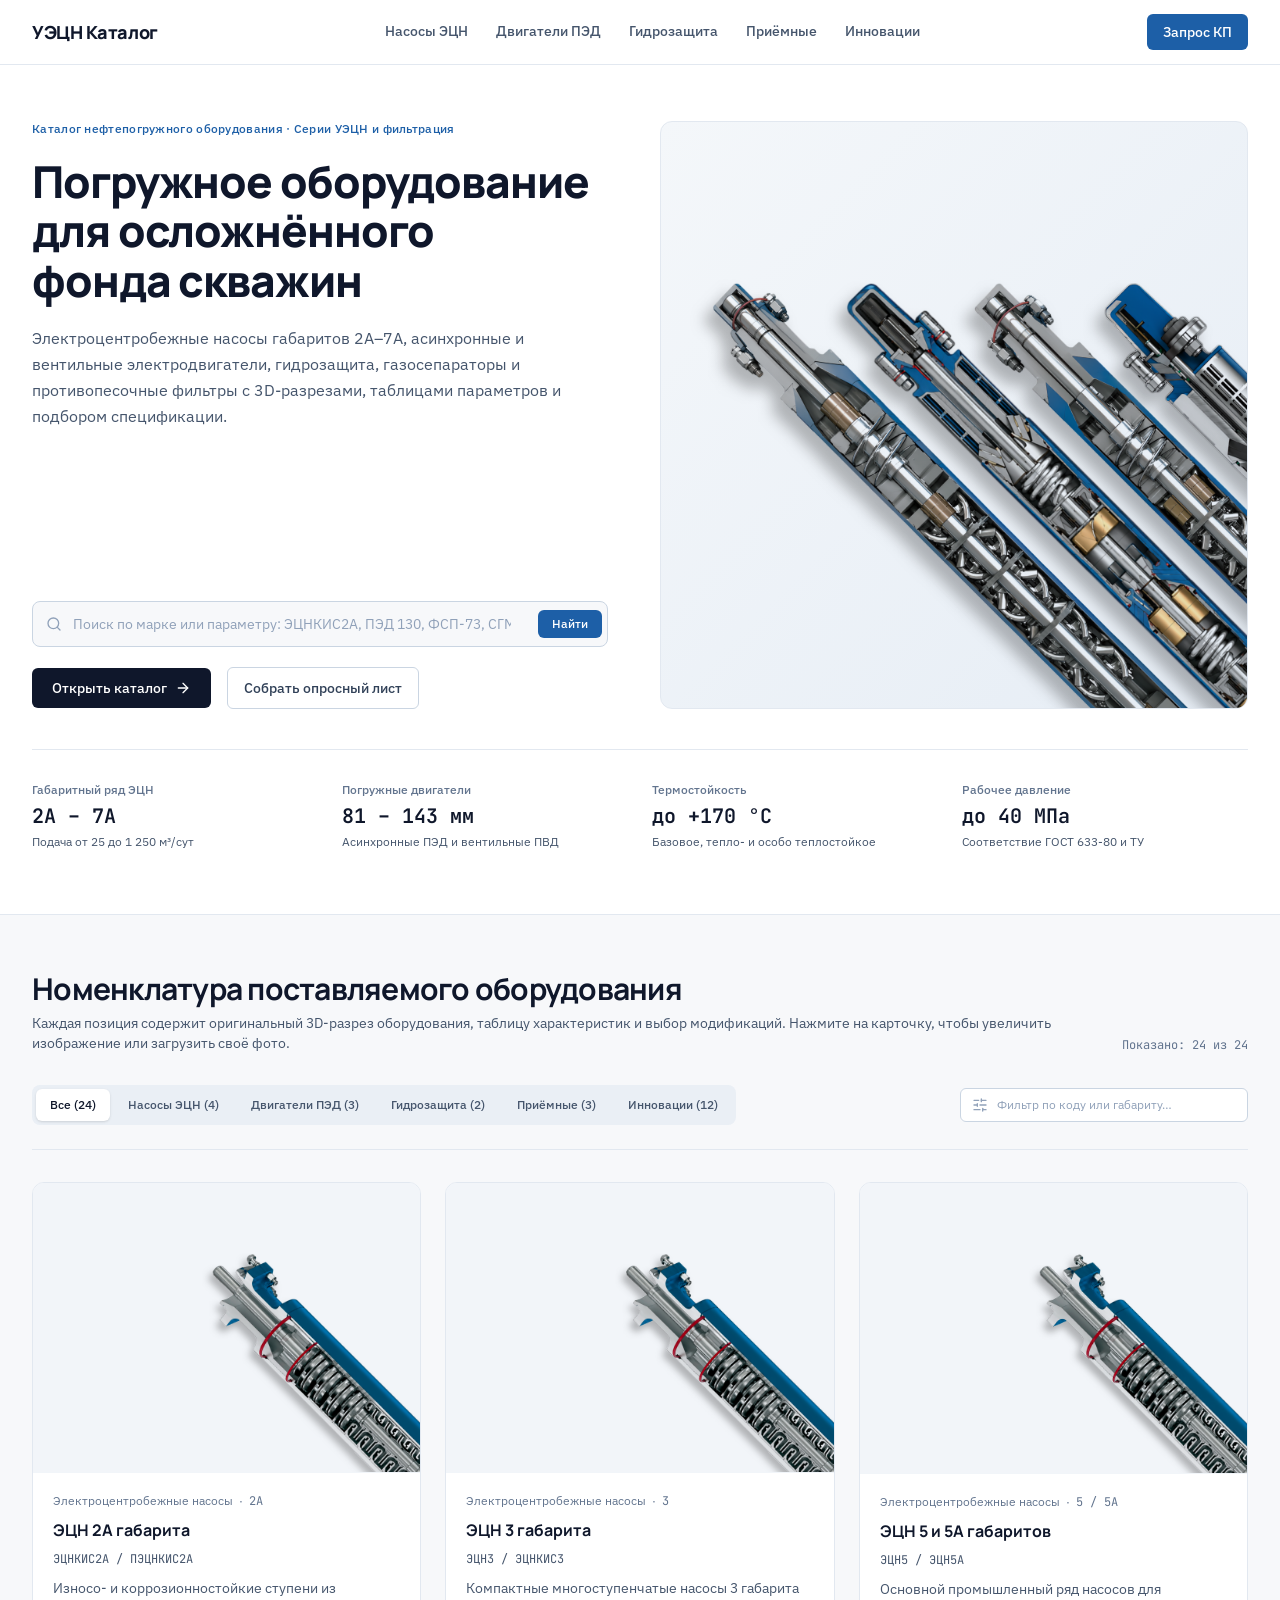
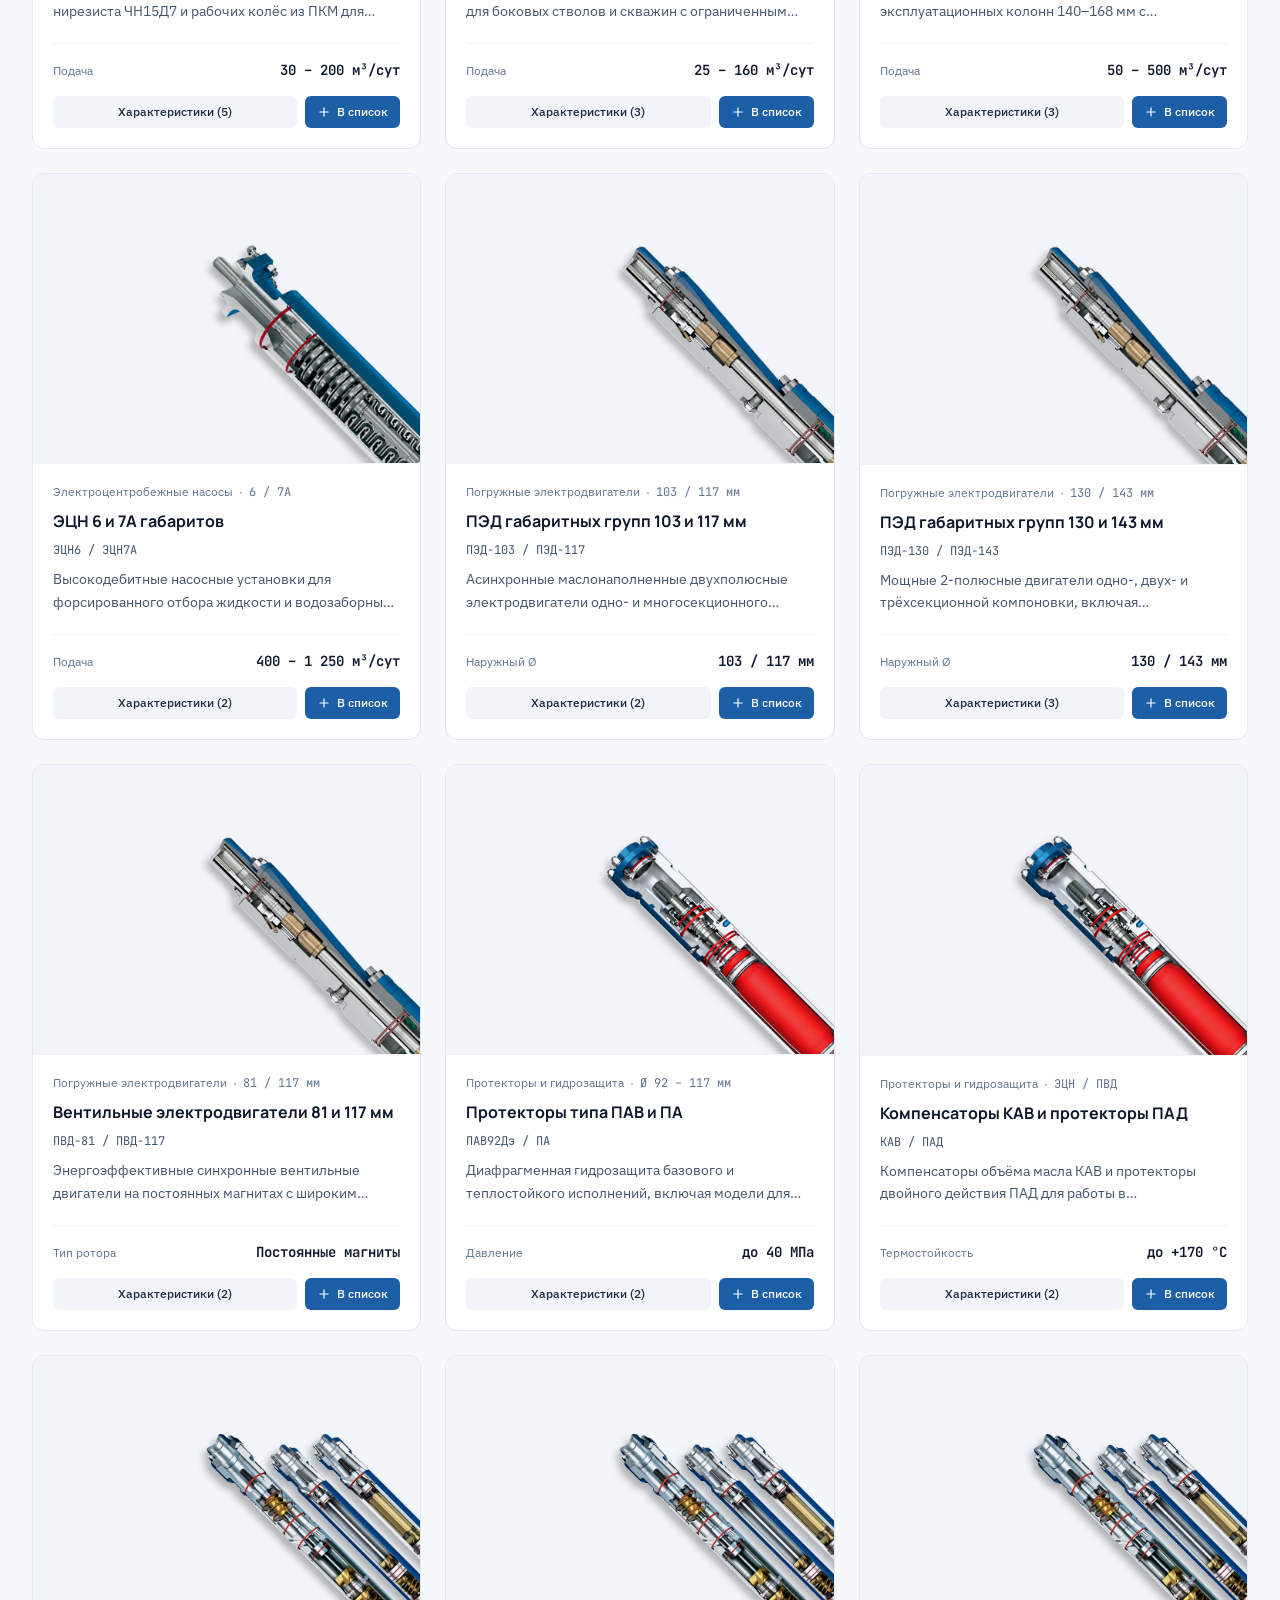
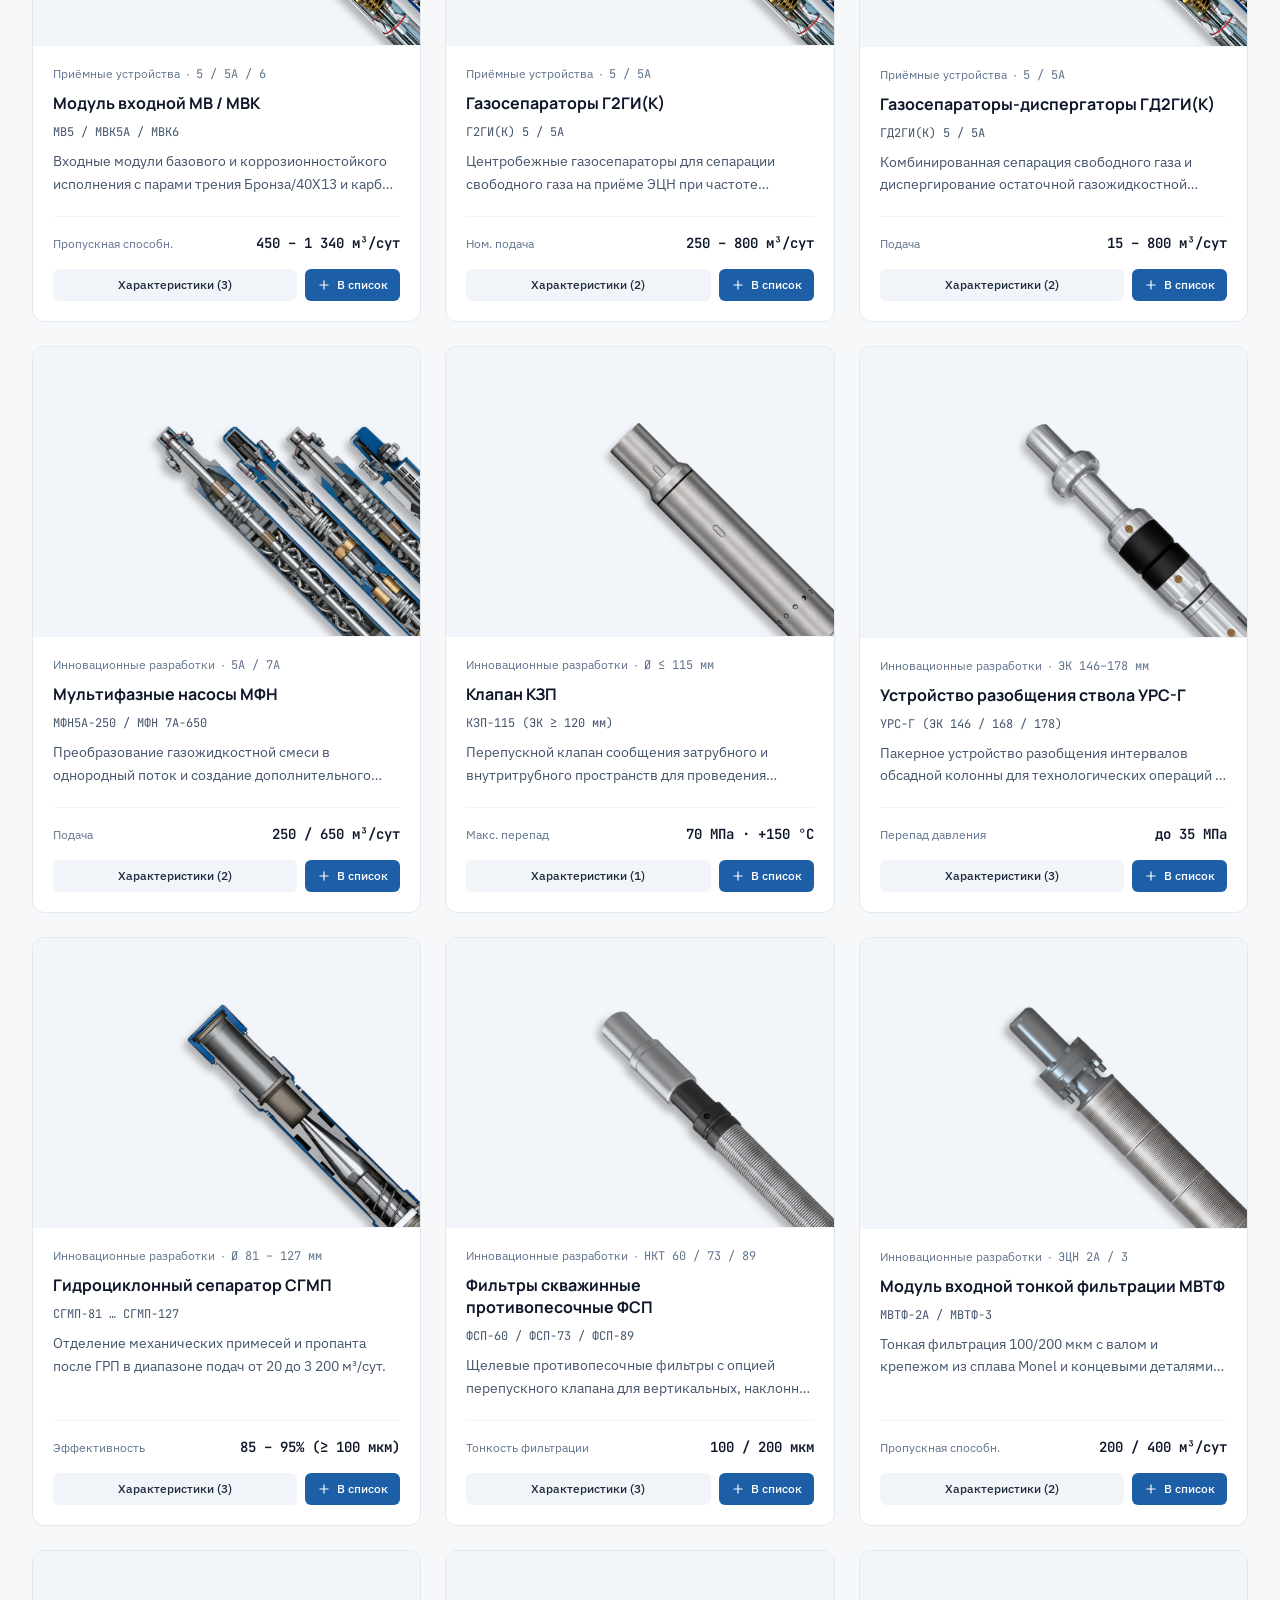
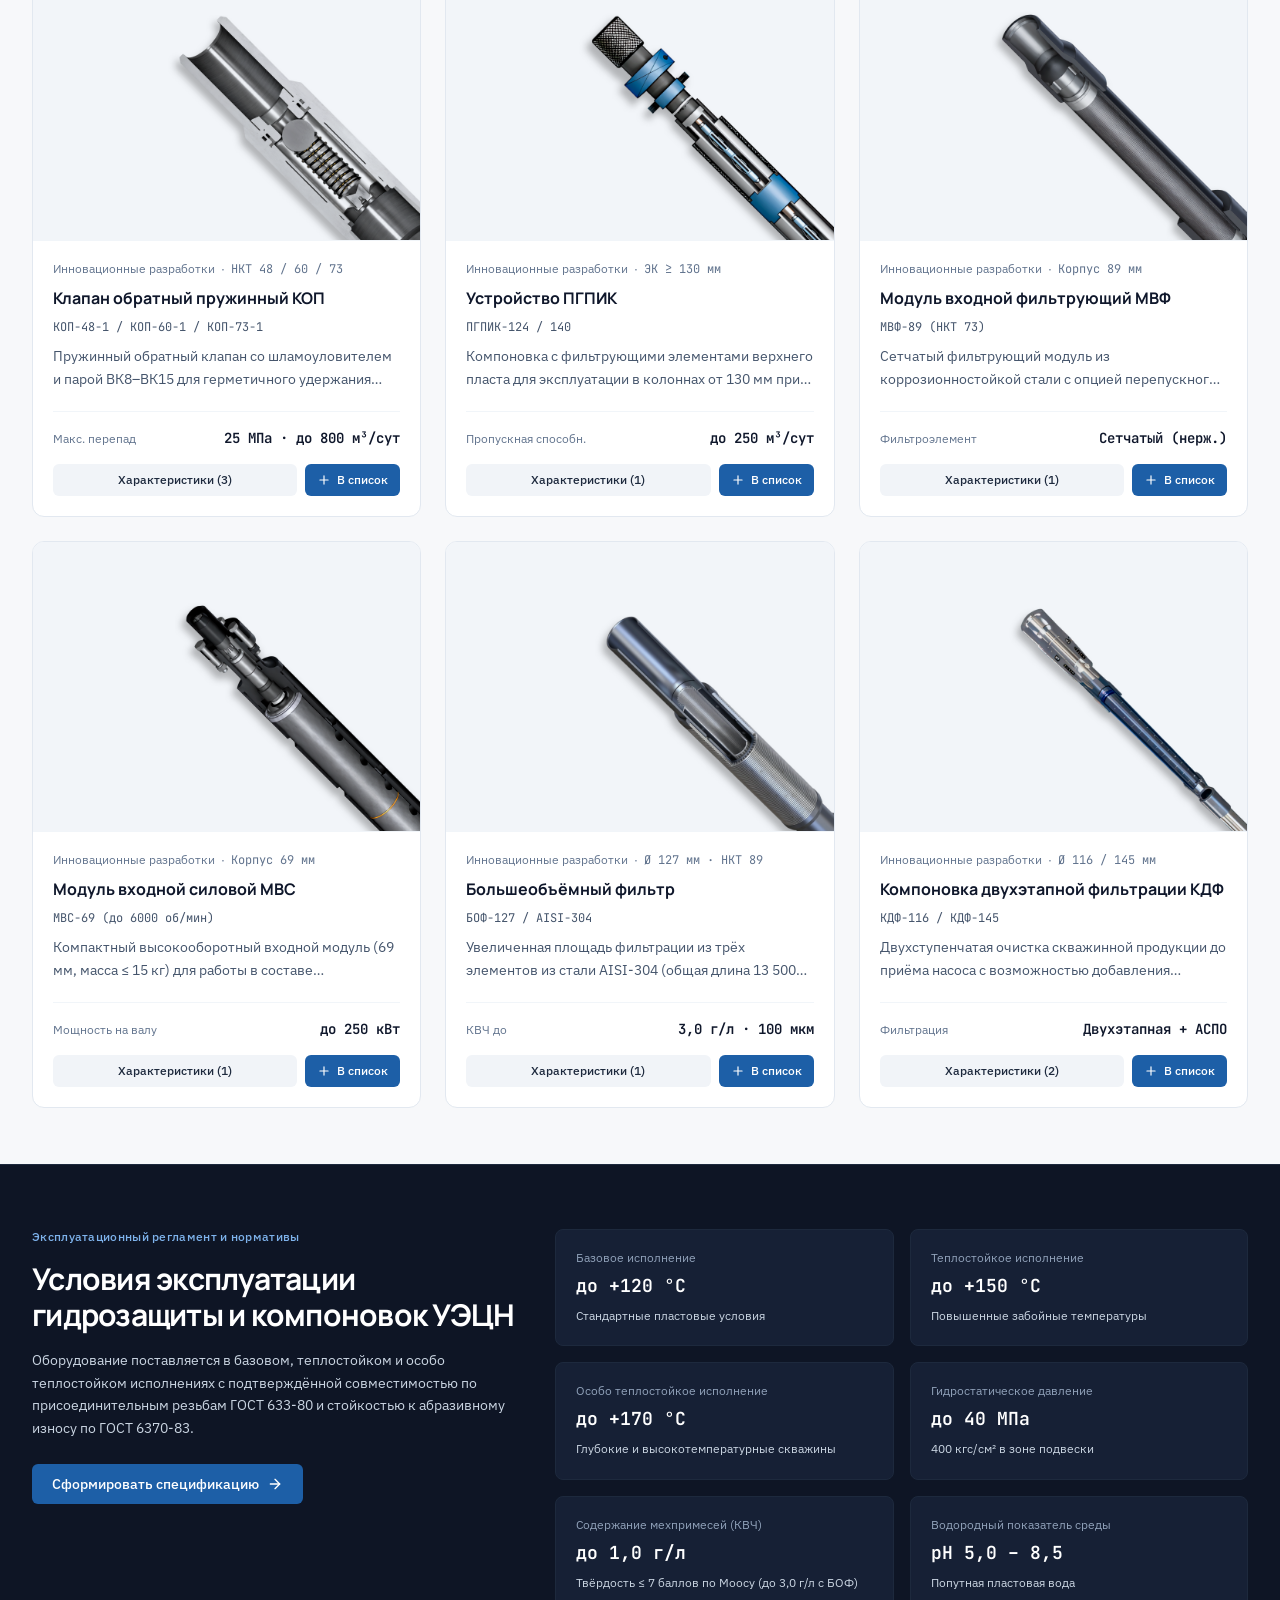
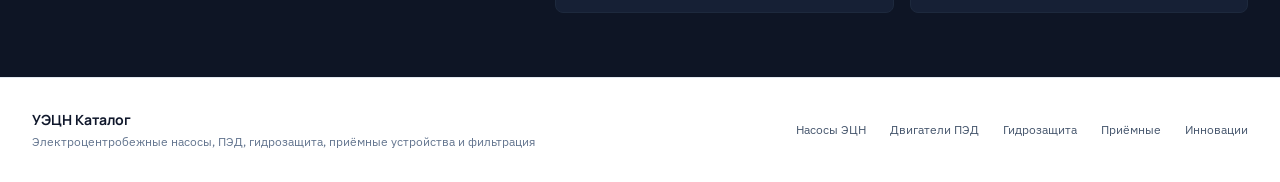
<file: docs/index.html>
<!doctype html>
<html lang="ru">
  <head>
    <meta charset="UTF-8" />
    <meta name="viewport" content="width=device-width, initial-scale=1.0" />
    <title>УЭЦН Каталог — Нефтепогружное оборудование</title>
    <meta
      name="description"
      content="Инженерный каталог установок электроцентробежных насосов (ЭЦН), погружных электродвигателей, протекторов, приёмных устройств и скважинных фильтров с формированием спецификации КП."
    />
    <meta property="og:title" content="УЭЦН Каталог — Нефтепогружное оборудование" />
    <meta
      property="og:description"
      content="Инженерный каталог нефтепогружного оборудования: ЭЦН габаритов 2А–7А, ПЭД 81–143 мм, гидрозащита, газосепараторы и инновационные фильтры."
    />
    <meta property="og:type" content="website" />
    <meta name="twitter:card" content="summary_large_image" />
    <link rel="preconnect" href="https://fonts.googleapis.com" />
    <link rel="preconnect" href="https://fonts.gstatic.com" crossorigin />
    <link
      href="https://fonts.googleapis.com/css2?family=IBM+Plex+Sans:wght@400;500;600&family=JetBrains+Mono:wght@400;500;600&family=Manrope:wght@600;700;800&display=swap"
      rel="stylesheet"
    />
    <script type="module" crossorigin src="./assets/index-Bsp_V2RS.js"></script>
    <link rel="stylesheet" crossorigin href="./assets/index-BEoxf6CS.css">
  </head>
  <body class="bg-[#F7F8FA] text-[#0F172A] antialiased selection:bg-[#1D5FA7]/15 selection:text-[#0F172A]">
    <div id="root"></div>
  </body>
</html>
</file>
<file: docs/assets/index-BEoxf6CS.css>
/*! tailwindcss v4.3.5 | MIT License | https://tailwindcss.com */
@layer properties {
  @supports (((-webkit-hyphens: none)) and (not (margin-trim: block))) or ((-moz-orient: inline) and (not (color: rgb(from red r g b)))) {
    *, :before, :after, ::backdrop {
      --tw-translate-x: 0;
      --tw-translate-y: 0;
      --tw-translate-z: 0;
      --tw-space-y-reverse: 0;
      --tw-divide-y-reverse: 0;
      --tw-border-style: solid;
      --tw-gradient-position: initial;
      --tw-gradient-from: #0000;
      --tw-gradient-via: #0000;
      --tw-gradient-to: #0000;
      --tw-gradient-stops: initial;
      --tw-gradient-via-stops: initial;
      --tw-gradient-from-position: 0%;
      --tw-gradient-via-position: 50%;
      --tw-gradient-to-position: 100%;
      --tw-leading: initial;
      --tw-font-weight: initial;
      --tw-tracking: initial;
      --tw-ordinal: initial;
      --tw-slashed-zero: initial;
      --tw-numeric-figure: initial;
      --tw-numeric-spacing: initial;
      --tw-numeric-fraction: initial;
      --tw-shadow: 0 0 #0000;
      --tw-shadow-color: initial;
      --tw-shadow-alpha: 100%;
      --tw-inset-shadow: 0 0 #0000;
      --tw-inset-shadow-color: initial;
      --tw-inset-shadow-alpha: 100%;
      --tw-ring-color: initial;
      --tw-ring-shadow: 0 0 #0000;
      --tw-inset-ring-color: initial;
      --tw-inset-ring-shadow: 0 0 #0000;
      --tw-ring-inset: initial;
      --tw-ring-offset-width: 0px;
      --tw-ring-offset-color: #fff;
      --tw-ring-offset-shadow: 0 0 #0000;
      --tw-blur: initial;
      --tw-brightness: initial;
      --tw-contrast: initial;
      --tw-grayscale: initial;
      --tw-hue-rotate: initial;
      --tw-invert: initial;
      --tw-opacity: initial;
      --tw-saturate: initial;
      --tw-sepia: initial;
      --tw-drop-shadow: initial;
      --tw-drop-shadow-color: initial;
      --tw-drop-shadow-alpha: 100%;
      --tw-drop-shadow-size: initial;
      --tw-backdrop-blur: initial;
      --tw-backdrop-brightness: initial;
      --tw-backdrop-contrast: initial;
      --tw-backdrop-grayscale: initial;
      --tw-backdrop-hue-rotate: initial;
      --tw-backdrop-invert: initial;
      --tw-backdrop-opacity: initial;
      --tw-backdrop-saturate: initial;
      --tw-backdrop-sepia: initial;
      --tw-duration: initial;
    }
  }
}

@layer theme {
  :root, :host {
    --font-sans: "IBM Plex Sans", system-ui, -apple-system, sans-serif;
    --font-mono: "JetBrains Mono", ui-monospace, SFMono-Regular, monospace;
    --color-red-600: oklch(57.7% .245 27.325);
    --color-emerald-700: oklch(50.8% .118 165.612);
    --color-emerald-800: oklch(43.2% .095 166.913);
    --color-slate-50: oklch(98.4% .003 247.858);
    --color-slate-100: oklch(96.8% .007 247.896);
    --color-slate-200: oklch(92.9% .013 255.508);
    --color-slate-300: oklch(86.9% .022 252.894);
    --color-slate-400: oklch(70.4% .04 256.788);
    --color-slate-500: oklch(55.4% .046 257.417);
    --color-slate-600: oklch(44.6% .043 257.281);
    --color-slate-700: oklch(37.2% .044 257.287);
    --color-slate-800: oklch(27.9% .041 260.031);
    --color-slate-900: oklch(20.8% .042 265.755);
    --color-slate-950: oklch(12.9% .042 264.695);
    --color-white: #fff;
    --spacing: .25rem;
    --container-lg: 32rem;
    --container-xl: 36rem;
    --container-3xl: 48rem;
    --container-5xl: 64rem;
    --container-7xl: 80rem;
    --text-xs: .75rem;
    --text-xs--line-height: calc(1 / .75);
    --text-sm: .875rem;
    --text-sm--line-height: calc(1.25 / .875);
    --text-base: 1rem;
    --text-base--line-height: calc(1.5 / 1);
    --text-lg: 1.125rem;
    --text-lg--line-height: calc(1.75 / 1.125);
    --text-xl: 1.25rem;
    --text-xl--line-height: calc(1.75 / 1.25);
    --text-2xl: 1.5rem;
    --text-2xl--line-height: calc(2 / 1.5);
    --text-3xl: 1.875rem;
    --text-3xl--line-height: calc(2.25 / 1.875);
    --text-4xl: 2.25rem;
    --text-4xl--line-height: calc(2.5 / 2.25);
    --font-weight-medium: 500;
    --font-weight-semibold: 600;
    --font-weight-bold: 700;
    --font-weight-extrabold: 800;
    --tracking-tight: -.025em;
    --tracking-wide: .025em;
    --leading-snug: 1.375;
    --leading-relaxed: 1.625;
    --radius-md: .375rem;
    --radius-lg: .5rem;
    --radius-xl: .75rem;
    --blur-sm: 8px;
    --default-transition-duration: .15s;
    --default-transition-timing-function: cubic-bezier(.4, 0, .2, 1);
    --default-font-family: var(--font-sans);
    --default-mono-font-family: var(--font-mono);
    --font-display: "Manrope", system-ui, -apple-system, sans-serif;
  }
}

@layer base {
  *, :after, :before, ::backdrop {
    box-sizing: border-box;
    border: 0 solid;
    margin: 0;
    padding: 0;
  }

  ::file-selector-button {
    box-sizing: border-box;
    border: 0 solid;
    margin: 0;
    padding: 0;
  }

  html, :host {
    -webkit-text-size-adjust: 100%;
    tab-size: 4;
    line-height: 1.5;
    font-family: var(--default-font-family, -apple-system, BlinkMacSystemFont, "Segoe UI", Roboto, "Helvetica Neue", "Noto Sans", Arial, sans-serif, "Apple Color Emoji", "Segoe UI Emoji", "Segoe UI Symbol", "Noto Color Emoji");
    font-feature-settings: var(--default-font-feature-settings, normal);
    font-variation-settings: var(--default-font-variation-settings, normal);
    -webkit-tap-highlight-color: transparent;
  }

  hr {
    height: 0;
    color: inherit;
    border-top-width: 1px;
  }

  abbr:where([title]) {
    -webkit-text-decoration: underline dotted;
    text-decoration: underline dotted;
  }

  h1, h2, h3, h4, h5, h6 {
    font-size: inherit;
    font-weight: inherit;
  }

  a {
    color: inherit;
    -webkit-text-decoration: inherit;
    -webkit-text-decoration: inherit;
    -webkit-text-decoration: inherit;
    text-decoration: inherit;
  }

  b, strong {
    font-weight: bolder;
  }

  code, kbd, samp, pre {
    font-family: var(--default-mono-font-family, ui-monospace, SFMono-Regular, Menlo, Monaco, Consolas, "Liberation Mono", "Courier New", monospace);
    font-feature-settings: var(--default-mono-font-feature-settings, normal);
    font-variation-settings: var(--default-mono-font-variation-settings, normal);
    font-size: 1em;
  }

  small {
    font-size: 80%;
  }

  sub, sup {
    vertical-align: baseline;
    font-size: 75%;
    line-height: 0;
    position: relative;
  }

  sub {
    bottom: -.25em;
  }

  sup {
    top: -.5em;
  }

  table {
    text-indent: 0;
    border-color: inherit;
    border-collapse: collapse;
  }

  :-moz-focusring:where(:not(iframe)) {
    outline: auto;
  }

  progress {
    vertical-align: baseline;
  }

  summary {
    display: list-item;
  }

  ol, ul, menu {
    list-style: none;
  }

  img, svg, video, canvas, audio, iframe, embed, object {
    vertical-align: middle;
    display: block;
  }

  img, video {
    max-width: 100%;
    height: auto;
  }

  button, input, select, optgroup, textarea {
    font: inherit;
    font-feature-settings: inherit;
    font-variation-settings: inherit;
    letter-spacing: inherit;
    color: inherit;
    opacity: 1;
    background-color: #0000;
    border-radius: 0;
  }

  ::file-selector-button {
    font: inherit;
    font-feature-settings: inherit;
    font-variation-settings: inherit;
    letter-spacing: inherit;
    color: inherit;
    opacity: 1;
    background-color: #0000;
    border-radius: 0;
  }

  :where(select:is([multiple], [size])) optgroup {
    font-weight: bolder;
  }

  :where(select:is([multiple], [size])) optgroup option {
    padding-inline-start: 20px;
  }

  ::file-selector-button {
    margin-inline-end: 4px;
  }

  ::placeholder {
    opacity: 1;
  }

  @supports (not ((-webkit-appearance: -apple-pay-button))) or (contain-intrinsic-size: 1px) {
    ::placeholder {
      color: currentColor;
    }

    @supports (color: color-mix(in lab, red, red)) {
      ::placeholder {
        color: color-mix(in oklab, currentcolor 50%, transparent);
      }
    }
  }

  textarea {
    resize: vertical;
  }

  ::-webkit-search-decoration {
    -webkit-appearance: none;
  }

  ::-webkit-date-and-time-value {
    min-height: 1lh;
    text-align: inherit;
  }

  ::-webkit-datetime-edit {
    display: inline-flex;
  }

  ::-webkit-datetime-edit-fields-wrapper {
    padding: 0;
  }

  ::-webkit-datetime-edit {
    padding-block: 0;
  }

  ::-webkit-datetime-edit-year-field {
    padding-block: 0;
  }

  ::-webkit-datetime-edit-month-field {
    padding-block: 0;
  }

  ::-webkit-datetime-edit-day-field {
    padding-block: 0;
  }

  ::-webkit-datetime-edit-hour-field {
    padding-block: 0;
  }

  ::-webkit-datetime-edit-minute-field {
    padding-block: 0;
  }

  ::-webkit-datetime-edit-second-field {
    padding-block: 0;
  }

  ::-webkit-datetime-edit-millisecond-field {
    padding-block: 0;
  }

  ::-webkit-datetime-edit-meridiem-field {
    padding-block: 0;
  }

  ::-webkit-calendar-picker-indicator {
    line-height: 1;
  }

  :-moz-ui-invalid {
    box-shadow: none;
  }

  button, input:where([type="button"], [type="reset"], [type="submit"]) {
    appearance: button;
  }

  ::file-selector-button {
    appearance: button;
  }

  ::-webkit-inner-spin-button {
    height: auto;
  }

  ::-webkit-outer-spin-button {
    height: auto;
  }

  [hidden]:where(:not([hidden="until-found"])) {
    display: none !important;
  }

  html {
    scroll-behavior: smooth;
    font-family: var(--font-sans);
  }

  h1, h2, h3, h4 {
    font-family: var(--font-display);
    text-wrap: balance;
  }

  :is(button, a, input, select, textarea):focus-visible {
    outline-offset: 2px;
    outline: 2px solid #1d5fa7;
  }
}

@layer components;

@layer utilities {
  .pointer-events-none {
    pointer-events: none;
  }

  .absolute {
    position: absolute;
  }

  .fixed {
    position: fixed;
  }

  .relative {
    position: relative;
  }

  .sticky {
    position: sticky;
  }

  .inset-0 {
    inset: 0;
  }

  .top-0 {
    top: 0;
  }

  .top-1\/2 {
    top: 50%;
  }

  .top-3 {
    top: calc(var(--spacing) * 3);
  }

  .top-5 {
    top: calc(var(--spacing) * 5);
  }

  .right-1\.5 {
    right: calc(var(--spacing) * 1.5);
  }

  .right-2 {
    right: calc(var(--spacing) * 2);
  }

  .right-5 {
    right: calc(var(--spacing) * 5);
  }

  .left-3 {
    left: calc(var(--spacing) * 3);
  }

  .left-3\.5 {
    left: calc(var(--spacing) * 3.5);
  }

  .z-10 {
    z-index: 10;
  }

  .z-40 {
    z-index: 40;
  }

  .z-50 {
    z-index: 50;
  }

  .z-\[60\] {
    z-index: 60;
  }

  .mx-auto {
    margin-inline: auto;
  }

  .mt-0\.5 {
    margin-top: calc(var(--spacing) * .5);
  }

  .mt-2 {
    margin-top: calc(var(--spacing) * 2);
  }

  .mt-10 {
    margin-top: calc(var(--spacing) * 10);
  }

  .mb-1 {
    margin-bottom: var(--spacing);
  }

  .mb-2 {
    margin-bottom: calc(var(--spacing) * 2);
  }

  .mb-8 {
    margin-bottom: calc(var(--spacing) * 8);
  }

  .line-clamp-2 {
    -webkit-line-clamp: 2;
    -webkit-box-orient: vertical;
    display: -webkit-box;
    overflow: hidden;
  }

  .block {
    display: block;
  }

  .contents {
    display: contents;
  }

  .flex {
    display: flex;
  }

  .grid {
    display: grid;
  }

  .hidden {
    display: none;
  }

  .inline-flex {
    display: inline-flex;
  }

  .table {
    display: table;
  }

  .aspect-\[4\/3\] {
    aspect-ratio: 4 / 3;
  }

  .aspect-square {
    aspect-ratio: 1;
  }

  .h-3\.5 {
    height: calc(var(--spacing) * 3.5);
  }

  .h-4 {
    height: calc(var(--spacing) * 4);
  }

  .h-5 {
    height: calc(var(--spacing) * 5);
  }

  .h-10 {
    height: calc(var(--spacing) * 10);
  }

  .h-16 {
    height: calc(var(--spacing) * 16);
  }

  .h-full {
    height: 100%;
  }

  .max-h-\[90vh\] {
    max-height: 90vh;
  }

  .min-h-\[280px\] {
    min-height: 280px;
  }

  .min-h-screen {
    min-height: 100vh;
  }

  .w-3\.5 {
    width: calc(var(--spacing) * 3.5);
  }

  .w-4 {
    width: calc(var(--spacing) * 4);
  }

  .w-5 {
    width: calc(var(--spacing) * 5);
  }

  .w-8 {
    width: calc(var(--spacing) * 8);
  }

  .w-10 {
    width: calc(var(--spacing) * 10);
  }

  .w-28 {
    width: calc(var(--spacing) * 28);
  }

  .w-full {
    width: 100%;
  }

  .max-w-3xl {
    max-width: var(--container-3xl);
  }

  .max-w-5xl {
    max-width: var(--container-5xl);
  }

  .max-w-7xl {
    max-width: var(--container-7xl);
  }

  .max-w-\[18rem\] {
    max-width: 18rem;
  }

  .max-w-lg {
    max-width: var(--container-lg);
  }

  .max-w-xl {
    max-width: var(--container-xl);
  }

  .min-w-0 {
    min-width: 0;
  }

  .flex-1 {
    flex: 1;
  }

  .shrink-0 {
    flex-shrink: 0;
  }

  .border-collapse {
    border-collapse: collapse;
  }

  .-translate-y-1\/2 {
    --tw-translate-y: calc(calc(1 / 2 * 100%) * -1);
    translate: var(--tw-translate-x) var(--tw-translate-y);
  }

  .resize-none {
    resize: none;
  }

  .grid-cols-1 {
    grid-template-columns: repeat(1, minmax(0, 1fr));
  }

  .flex-col {
    flex-direction: column;
  }

  .flex-wrap {
    flex-wrap: wrap;
  }

  .items-baseline {
    align-items: baseline;
  }

  .items-center {
    align-items: center;
  }

  .items-end {
    align-items: flex-end;
  }

  .items-start {
    align-items: flex-start;
  }

  .items-stretch {
    align-items: stretch;
  }

  .justify-between {
    justify-content: space-between;
  }

  .justify-center {
    justify-content: center;
  }

  .justify-end {
    justify-content: flex-end;
  }

  .gap-1 {
    gap: var(--spacing);
  }

  .gap-1\.5 {
    gap: calc(var(--spacing) * 1.5);
  }

  .gap-2 {
    gap: calc(var(--spacing) * 2);
  }

  .gap-3 {
    gap: calc(var(--spacing) * 3);
  }

  .gap-4 {
    gap: calc(var(--spacing) * 4);
  }

  .gap-5 {
    gap: calc(var(--spacing) * 5);
  }

  .gap-6 {
    gap: calc(var(--spacing) * 6);
  }

  .gap-7 {
    gap: calc(var(--spacing) * 7);
  }

  .gap-8 {
    gap: calc(var(--spacing) * 8);
  }

  .gap-10 {
    gap: calc(var(--spacing) * 10);
  }

  :where(.space-y-1 > :not(:last-child)) {
    --tw-space-y-reverse: 0;
    margin-block-start: calc(var(--spacing) * var(--tw-space-y-reverse));
    margin-block-end: calc(var(--spacing) * calc(1 - var(--tw-space-y-reverse)));
  }

  :where(.space-y-1\.5 > :not(:last-child)) {
    --tw-space-y-reverse: 0;
    margin-block-start: calc(calc(var(--spacing) * 1.5) * var(--tw-space-y-reverse));
    margin-block-end: calc(calc(var(--spacing) * 1.5) * calc(1 - var(--tw-space-y-reverse)));
  }

  :where(.space-y-2 > :not(:last-child)) {
    --tw-space-y-reverse: 0;
    margin-block-start: calc(calc(var(--spacing) * 2) * var(--tw-space-y-reverse));
    margin-block-end: calc(calc(var(--spacing) * 2) * calc(1 - var(--tw-space-y-reverse)));
  }

  :where(.space-y-2\.5 > :not(:last-child)) {
    --tw-space-y-reverse: 0;
    margin-block-start: calc(calc(var(--spacing) * 2.5) * var(--tw-space-y-reverse));
    margin-block-end: calc(calc(var(--spacing) * 2.5) * calc(1 - var(--tw-space-y-reverse)));
  }

  :where(.space-y-3 > :not(:last-child)) {
    --tw-space-y-reverse: 0;
    margin-block-start: calc(calc(var(--spacing) * 3) * var(--tw-space-y-reverse));
    margin-block-end: calc(calc(var(--spacing) * 3) * calc(1 - var(--tw-space-y-reverse)));
  }

  :where(.space-y-4 > :not(:last-child)) {
    --tw-space-y-reverse: 0;
    margin-block-start: calc(calc(var(--spacing) * 4) * var(--tw-space-y-reverse));
    margin-block-end: calc(calc(var(--spacing) * 4) * calc(1 - var(--tw-space-y-reverse)));
  }

  :where(.space-y-5 > :not(:last-child)) {
    --tw-space-y-reverse: 0;
    margin-block-start: calc(calc(var(--spacing) * 5) * var(--tw-space-y-reverse));
    margin-block-end: calc(calc(var(--spacing) * 5) * calc(1 - var(--tw-space-y-reverse)));
  }

  :where(.space-y-6 > :not(:last-child)) {
    --tw-space-y-reverse: 0;
    margin-block-start: calc(calc(var(--spacing) * 6) * var(--tw-space-y-reverse));
    margin-block-end: calc(calc(var(--spacing) * 6) * calc(1 - var(--tw-space-y-reverse)));
  }

  .gap-x-2 {
    column-gap: calc(var(--spacing) * 2);
  }

  .gap-x-6 {
    column-gap: calc(var(--spacing) * 6);
  }

  .gap-y-1 {
    row-gap: var(--spacing);
  }

  .gap-y-2 {
    row-gap: calc(var(--spacing) * 2);
  }

  :where(.divide-y > :not(:last-child)) {
    --tw-divide-y-reverse: 0;
    border-bottom-style: var(--tw-border-style);
    border-top-style: var(--tw-border-style);
    border-top-width: calc(1px * var(--tw-divide-y-reverse));
    border-bottom-width: calc(1px * calc(1 - var(--tw-divide-y-reverse)));
  }

  :where(.divide-slate-100 > :not(:last-child)) {
    border-color: var(--color-slate-100);
  }

  :where(.divide-slate-200 > :not(:last-child)) {
    border-color: var(--color-slate-200);
  }

  .truncate {
    text-overflow: ellipsis;
    white-space: nowrap;
    overflow: hidden;
  }

  .overflow-hidden {
    overflow: hidden;
  }

  .overflow-x-auto {
    overflow-x: auto;
  }

  .overflow-y-auto {
    overflow-y: auto;
  }

  .rounded-lg {
    border-radius: var(--radius-lg);
  }

  .rounded-md {
    border-radius: var(--radius-md);
  }

  .rounded-xl {
    border-radius: var(--radius-xl);
  }

  .border {
    border-style: var(--tw-border-style);
    border-width: 1px;
  }

  .border-t {
    border-top-style: var(--tw-border-style);
    border-top-width: 1px;
  }

  .border-b {
    border-bottom-style: var(--tw-border-style);
    border-bottom-width: 1px;
  }

  .border-b-2 {
    border-bottom-style: var(--tw-border-style);
    border-bottom-width: 2px;
  }

  .border-l {
    border-left-style: var(--tw-border-style);
    border-left-width: 1px;
  }

  .border-dashed {
    --tw-border-style: dashed;
    border-style: dashed;
  }

  .border-\[\#1D5FA7\] {
    border-color: #1d5fa7;
  }

  .border-\[\#1D5FA7\]\/30 {
    border-color: oklab(48.3966% -.0366888 -.127323 / .3);
  }

  .border-slate-100 {
    border-color: var(--color-slate-100);
  }

  .border-slate-200 {
    border-color: var(--color-slate-200);
  }

  .border-slate-300 {
    border-color: var(--color-slate-300);
  }

  .border-slate-800 {
    border-color: var(--color-slate-800);
  }

  .border-transparent {
    border-color: #0000;
  }

  .bg-\[\#0E1525\] {
    background-color: #0e1525;
  }

  .bg-\[\#1D5FA7\] {
    background-color: #1d5fa7;
  }

  .bg-\[\#1D5FA7\]\/10 {
    background-color: oklab(48.3966% -.0366888 -.127323 / .1);
  }

  .bg-\[\#162035\] {
    background-color: #162035;
  }

  .bg-\[\#EAEFF5\] {
    background-color: #eaeff5;
  }

  .bg-\[\#F1F4F8\] {
    background-color: #f1f4f8;
  }

  .bg-\[\#F2F5F9\] {
    background-color: #f2f5f9;
  }

  .bg-\[\#F7F8FA\] {
    background-color: #f7f8fa;
  }

  .bg-emerald-700 {
    background-color: var(--color-emerald-700);
  }

  .bg-slate-900 {
    background-color: var(--color-slate-900);
  }

  .bg-slate-950\/55 {
    background-color: #0206188c;
  }

  @supports (color: color-mix(in lab, red, red)) {
    .bg-slate-950\/55 {
      background-color: color-mix(in oklab, var(--color-slate-950) 55%, transparent);
    }
  }

  .bg-slate-950\/60 {
    background-color: #02061899;
  }

  @supports (color: color-mix(in lab, red, red)) {
    .bg-slate-950\/60 {
      background-color: color-mix(in oklab, var(--color-slate-950) 60%, transparent);
    }
  }

  .bg-slate-950\/85 {
    background-color: #020618d9;
  }

  @supports (color: color-mix(in lab, red, red)) {
    .bg-slate-950\/85 {
      background-color: color-mix(in oklab, var(--color-slate-950) 85%, transparent);
    }
  }

  .bg-white {
    background-color: var(--color-white);
  }

  .bg-white\/10 {
    background-color: #ffffff1a;
  }

  @supports (color: color-mix(in lab, red, red)) {
    .bg-white\/10 {
      background-color: color-mix(in oklab, var(--color-white) 10%, transparent);
    }
  }

  .bg-white\/90 {
    background-color: #ffffffe6;
  }

  @supports (color: color-mix(in lab, red, red)) {
    .bg-white\/90 {
      background-color: color-mix(in oklab, var(--color-white) 90%, transparent);
    }
  }

  .bg-white\/95 {
    background-color: #fffffff2;
  }

  @supports (color: color-mix(in lab, red, red)) {
    .bg-white\/95 {
      background-color: color-mix(in oklab, var(--color-white) 95%, transparent);
    }
  }

  .bg-gradient-to-br {
    --tw-gradient-position: to bottom right in oklab;
    background-image: linear-gradient(var(--tw-gradient-stops));
  }

  .from-\[\#F4F7FA\] {
    --tw-gradient-from: #f4f7fa;
    --tw-gradient-stops: var(--tw-gradient-via-stops, var(--tw-gradient-position), var(--tw-gradient-from) var(--tw-gradient-from-position), var(--tw-gradient-to) var(--tw-gradient-to-position));
  }

  .from-slate-100 {
    --tw-gradient-from: var(--color-slate-100);
    --tw-gradient-stops: var(--tw-gradient-via-stops, var(--tw-gradient-position), var(--tw-gradient-from) var(--tw-gradient-from-position), var(--tw-gradient-to) var(--tw-gradient-to-position));
  }

  .to-\[\#E6EDF5\] {
    --tw-gradient-to: #e6edf5;
    --tw-gradient-stops: var(--tw-gradient-via-stops, var(--tw-gradient-position), var(--tw-gradient-from) var(--tw-gradient-from-position), var(--tw-gradient-to) var(--tw-gradient-to-position));
  }

  .to-slate-200 {
    --tw-gradient-to: var(--color-slate-200);
    --tw-gradient-stops: var(--tw-gradient-via-stops, var(--tw-gradient-position), var(--tw-gradient-from) var(--tw-gradient-from-position), var(--tw-gradient-to) var(--tw-gradient-to-position));
  }

  .object-contain {
    object-fit: contain;
  }

  .object-right-bottom {
    object-position: right bottom;
  }

  .p-1 {
    padding: var(--spacing);
  }

  .p-1\.5 {
    padding: calc(var(--spacing) * 1.5);
  }

  .p-2 {
    padding: calc(var(--spacing) * 2);
  }

  .p-2\.5 {
    padding: calc(var(--spacing) * 2.5);
  }

  .p-3 {
    padding: calc(var(--spacing) * 3);
  }

  .p-4 {
    padding: calc(var(--spacing) * 4);
  }

  .p-5 {
    padding: calc(var(--spacing) * 5);
  }

  .p-6 {
    padding: calc(var(--spacing) * 6);
  }

  .px-2\.5 {
    padding-inline: calc(var(--spacing) * 2.5);
  }

  .px-3 {
    padding-inline: calc(var(--spacing) * 3);
  }

  .px-3\.5 {
    padding-inline: calc(var(--spacing) * 3.5);
  }

  .px-4 {
    padding-inline: calc(var(--spacing) * 4);
  }

  .px-5 {
    padding-inline: calc(var(--spacing) * 5);
  }

  .px-6 {
    padding-inline: calc(var(--spacing) * 6);
  }

  .py-1 {
    padding-block: var(--spacing);
  }

  .py-1\.5 {
    padding-block: calc(var(--spacing) * 1.5);
  }

  .py-2 {
    padding-block: calc(var(--spacing) * 2);
  }

  .py-2\.5 {
    padding-block: calc(var(--spacing) * 2.5);
  }

  .py-3 {
    padding-block: calc(var(--spacing) * 3);
  }

  .py-4 {
    padding-block: calc(var(--spacing) * 4);
  }

  .py-5 {
    padding-block: calc(var(--spacing) * 5);
  }

  .py-8 {
    padding-block: calc(var(--spacing) * 8);
  }

  .py-12 {
    padding-block: calc(var(--spacing) * 12);
  }

  .py-14 {
    padding-block: calc(var(--spacing) * 14);
  }

  .py-16 {
    padding-block: calc(var(--spacing) * 16);
  }

  .pt-1 {
    padding-top: var(--spacing);
  }

  .pt-2 {
    padding-top: calc(var(--spacing) * 2);
  }

  .pt-4 {
    padding-top: calc(var(--spacing) * 4);
  }

  .pt-8 {
    padding-top: calc(var(--spacing) * 8);
  }

  .pt-10 {
    padding-top: calc(var(--spacing) * 10);
  }

  .pr-8 {
    padding-right: calc(var(--spacing) * 8);
  }

  .pr-24 {
    padding-right: calc(var(--spacing) * 24);
  }

  .pb-6 {
    padding-bottom: calc(var(--spacing) * 6);
  }

  .pb-12 {
    padding-bottom: calc(var(--spacing) * 12);
  }

  .pl-9 {
    padding-left: calc(var(--spacing) * 9);
  }

  .pl-10 {
    padding-left: calc(var(--spacing) * 10);
  }

  .text-center {
    text-align: center;
  }

  .text-left {
    text-align: left;
  }

  .text-right {
    text-align: right;
  }

  .font-display {
    font-family: var(--font-display);
  }

  .font-mono {
    font-family: var(--font-mono);
  }

  .text-2xl {
    font-size: var(--text-2xl);
    line-height: var(--tw-leading, var(--text-2xl--line-height));
  }

  .text-3xl {
    font-size: var(--text-3xl);
    line-height: var(--tw-leading, var(--text-3xl--line-height));
  }

  .text-base {
    font-size: var(--text-base);
    line-height: var(--tw-leading, var(--text-base--line-height));
  }

  .text-lg {
    font-size: var(--text-lg);
    line-height: var(--tw-leading, var(--text-lg--line-height));
  }

  .text-sm {
    font-size: var(--text-sm);
    line-height: var(--tw-leading, var(--text-sm--line-height));
  }

  .text-xl {
    font-size: var(--text-xl);
    line-height: var(--tw-leading, var(--text-xl--line-height));
  }

  .text-xs {
    font-size: var(--text-xs);
    line-height: var(--tw-leading, var(--text-xs--line-height));
  }

  .leading-\[1\.12\] {
    --tw-leading: 1.12;
    line-height: 1.12;
  }

  .leading-relaxed {
    --tw-leading: var(--leading-relaxed);
    line-height: var(--leading-relaxed);
  }

  .leading-snug {
    --tw-leading: var(--leading-snug);
    line-height: var(--leading-snug);
  }

  .font-bold {
    --tw-font-weight: var(--font-weight-bold);
    font-weight: var(--font-weight-bold);
  }

  .font-extrabold {
    --tw-font-weight: var(--font-weight-extrabold);
    font-weight: var(--font-weight-extrabold);
  }

  .font-medium {
    --tw-font-weight: var(--font-weight-medium);
    font-weight: var(--font-weight-medium);
  }

  .font-semibold {
    --tw-font-weight: var(--font-weight-semibold);
    font-weight: var(--font-weight-semibold);
  }

  .tracking-tight {
    --tw-tracking: var(--tracking-tight);
    letter-spacing: var(--tracking-tight);
  }

  .tracking-wide {
    --tw-tracking: var(--tracking-wide);
    letter-spacing: var(--tracking-wide);
  }

  .whitespace-nowrap {
    white-space: nowrap;
  }

  .text-\[\#0F172A\] {
    color: #0f172a;
  }

  .text-\[\#1D5FA7\] {
    color: #1d5fa7;
  }

  .text-\[\#7EB3EC\] {
    color: #7eb3ec;
  }

  .text-emerald-700 {
    color: var(--color-emerald-700);
  }

  .text-emerald-800 {
    color: var(--color-emerald-800);
  }

  .text-slate-100 {
    color: var(--color-slate-100);
  }

  .text-slate-300 {
    color: var(--color-slate-300);
  }

  .text-slate-400 {
    color: var(--color-slate-400);
  }

  .text-slate-500 {
    color: var(--color-slate-500);
  }

  .text-slate-600 {
    color: var(--color-slate-600);
  }

  .text-slate-700 {
    color: var(--color-slate-700);
  }

  .text-slate-800 {
    color: var(--color-slate-800);
  }

  .text-slate-900 {
    color: var(--color-slate-900);
  }

  .text-white {
    color: var(--color-white);
  }

  .tabular-nums {
    --tw-numeric-spacing: tabular-nums;
    font-variant-numeric: var(--tw-ordinal, ) var(--tw-slashed-zero, ) var(--tw-numeric-figure, ) var(--tw-numeric-spacing, ) var(--tw-numeric-fraction, );
  }

  .antialiased {
    -webkit-font-smoothing: antialiased;
    -moz-osx-font-smoothing: grayscale;
  }

  .opacity-90 {
    opacity: .9;
  }

  .mix-blend-multiply {
    mix-blend-mode: multiply;
  }

  .shadow-2xl {
    --tw-shadow: 0 25px 50px -12px var(--tw-shadow-color, #00000040);
    box-shadow: var(--tw-inset-shadow), var(--tw-inset-ring-shadow), var(--tw-ring-offset-shadow), var(--tw-ring-shadow), var(--tw-shadow);
  }

  .shadow-sm {
    --tw-shadow: 0 1px 3px 0 var(--tw-shadow-color, #0000001a), 0 1px 2px -1px var(--tw-shadow-color, #0000001a);
    box-shadow: var(--tw-inset-shadow), var(--tw-inset-ring-shadow), var(--tw-ring-offset-shadow), var(--tw-ring-shadow), var(--tw-shadow);
  }

  .shadow-xs {
    --tw-shadow: 0 1px 2px 0 var(--tw-shadow-color, #0000000d);
    box-shadow: var(--tw-inset-shadow), var(--tw-inset-ring-shadow), var(--tw-ring-offset-shadow), var(--tw-ring-shadow), var(--tw-shadow);
  }

  .filter {
    filter: var(--tw-blur, ) var(--tw-brightness, ) var(--tw-contrast, ) var(--tw-grayscale, ) var(--tw-hue-rotate, ) var(--tw-invert, ) var(--tw-saturate, ) var(--tw-sepia, ) var(--tw-drop-shadow, );
  }

  .backdrop-blur-\[2px\] {
    --tw-backdrop-blur: blur(2px);
    -webkit-backdrop-filter: var(--tw-backdrop-blur, ) var(--tw-backdrop-brightness, ) var(--tw-backdrop-contrast, ) var(--tw-backdrop-grayscale, ) var(--tw-backdrop-hue-rotate, ) var(--tw-backdrop-invert, ) var(--tw-backdrop-opacity, ) var(--tw-backdrop-saturate, ) var(--tw-backdrop-sepia, );
    backdrop-filter: var(--tw-backdrop-blur, ) var(--tw-backdrop-brightness, ) var(--tw-backdrop-contrast, ) var(--tw-backdrop-grayscale, ) var(--tw-backdrop-hue-rotate, ) var(--tw-backdrop-invert, ) var(--tw-backdrop-opacity, ) var(--tw-backdrop-saturate, ) var(--tw-backdrop-sepia, );
  }

  .backdrop-blur-sm {
    --tw-backdrop-blur: blur(var(--blur-sm));
    -webkit-backdrop-filter: var(--tw-backdrop-blur, ) var(--tw-backdrop-brightness, ) var(--tw-backdrop-contrast, ) var(--tw-backdrop-grayscale, ) var(--tw-backdrop-hue-rotate, ) var(--tw-backdrop-invert, ) var(--tw-backdrop-opacity, ) var(--tw-backdrop-saturate, ) var(--tw-backdrop-sepia, );
    backdrop-filter: var(--tw-backdrop-blur, ) var(--tw-backdrop-brightness, ) var(--tw-backdrop-contrast, ) var(--tw-backdrop-grayscale, ) var(--tw-backdrop-hue-rotate, ) var(--tw-backdrop-invert, ) var(--tw-backdrop-opacity, ) var(--tw-backdrop-saturate, ) var(--tw-backdrop-sepia, );
  }

  .transition-\[transform\,box-shadow\,border-color\] {
    transition-property: transform, box-shadow, border-color;
    transition-timing-function: var(--tw-ease, var(--default-transition-timing-function));
    transition-duration: var(--tw-duration, var(--default-transition-duration));
  }

  .transition-colors {
    transition-property: color, background-color, border-color, outline-color, text-decoration-color, fill, stroke, --tw-gradient-from, --tw-gradient-via, --tw-gradient-to;
    transition-timing-function: var(--tw-ease, var(--default-transition-timing-function));
    transition-duration: var(--tw-duration, var(--default-transition-duration));
  }

  .transition-opacity {
    transition-property: opacity;
    transition-timing-function: var(--tw-ease, var(--default-transition-timing-function));
    transition-duration: var(--tw-duration, var(--default-transition-duration));
  }

  .transition-transform {
    transition-property: transform, translate, scale, rotate;
    transition-timing-function: var(--tw-ease, var(--default-transition-timing-function));
    transition-duration: var(--tw-duration, var(--default-transition-duration));
  }

  .duration-200 {
    --tw-duration: .2s;
    transition-duration: .2s;
  }

  .duration-300 {
    --tw-duration: .3s;
    transition-duration: .3s;
  }

  @media (hover: hover) {
    :is(:where(.group):hover .group-hover\:scale-\[1\.03\]) {
      scale: 1.03;
    }

    :is(:where(.group):hover .group-hover\:scale-\[1\.04\]) {
      scale: 1.04;
    }

    :is(:where(.group):hover .group-hover\:opacity-100) {
      opacity: 1;
    }

    :is(:where(.group\/title):hover .group-hover\/title\:text-\[\#1D5FA7\]) {
      color: #1d5fa7;
    }
  }

  .selection\:bg-\[\#1D5FA7\]\/15 ::selection {
    background-color: oklab(48.3966% -.0366888 -.127323 / .15);
  }

  .selection\:bg-\[\#1D5FA7\]\/15::selection {
    background-color: oklab(48.3966% -.0366888 -.127323 / .15);
  }

  .selection\:text-\[\#0F172A\] ::selection {
    color: #0f172a;
  }

  .selection\:text-\[\#0F172A\]::selection {
    color: #0f172a;
  }

  .placeholder\:text-slate-400::placeholder {
    color: var(--color-slate-400);
  }

  @media (hover: hover) {
    .hover\:-translate-y-0\.5:hover {
      --tw-translate-y: calc(var(--spacing) * -.5);
      translate: var(--tw-translate-x) var(--tw-translate-y);
    }

    .hover\:border-slate-300:hover {
      border-color: var(--color-slate-300);
    }

    .hover\:border-slate-400:hover {
      border-color: var(--color-slate-400);
    }

    .hover\:bg-\[\#174E8A\]:hover {
      background-color: #174e8a;
    }

    .hover\:bg-\[\#266EBD\]:hover {
      background-color: #266ebd;
    }

    .hover\:bg-\[\#E4EAF2\]:hover {
      background-color: #e4eaf2;
    }

    .hover\:bg-slate-50:hover {
      background-color: var(--color-slate-50);
    }

    .hover\:bg-slate-50\/70:hover {
      background-color: #f8fafcb3;
    }

    @supports (color: color-mix(in lab, red, red)) {
      .hover\:bg-slate-50\/70:hover {
        background-color: color-mix(in oklab, var(--color-slate-50) 70%, transparent);
      }
    }

    .hover\:bg-slate-100:hover {
      background-color: var(--color-slate-100);
    }

    .hover\:bg-slate-800:hover {
      background-color: var(--color-slate-800);
    }

    .hover\:bg-white\/20:hover {
      background-color: #fff3;
    }

    @supports (color: color-mix(in lab, red, red)) {
      .hover\:bg-white\/20:hover {
        background-color: color-mix(in oklab, var(--color-white) 20%, transparent);
      }
    }

    .hover\:text-\[\#174E8A\]:hover {
      color: #174e8a;
    }

    .hover\:text-red-600:hover {
      color: var(--color-red-600);
    }

    .hover\:text-slate-700:hover {
      color: var(--color-slate-700);
    }

    .hover\:text-slate-800:hover {
      color: var(--color-slate-800);
    }

    .hover\:text-slate-900:hover {
      color: var(--color-slate-900);
    }

    .hover\:shadow-md:hover {
      --tw-shadow: 0 4px 6px -1px var(--tw-shadow-color, #0000001a), 0 2px 4px -2px var(--tw-shadow-color, #0000001a);
      box-shadow: var(--tw-inset-shadow), var(--tw-inset-ring-shadow), var(--tw-ring-offset-shadow), var(--tw-ring-shadow), var(--tw-shadow);
    }
  }

  .focus\:bg-white:focus {
    background-color: var(--color-white);
  }

  .focus-visible\:outline-none:focus-visible {
    --tw-outline-style: none;
    outline-style: none;
  }

  @media (min-width: 40rem) {
    .sm\:grid-cols-2 {
      grid-template-columns: repeat(2, minmax(0, 1fr));
    }

    .sm\:flex-row {
      flex-direction: row;
    }

    .sm\:items-center {
      align-items: center;
    }

    .sm\:p-6 {
      padding: calc(var(--spacing) * 6);
    }

    .sm\:p-8 {
      padding: calc(var(--spacing) * 8);
    }

    .sm\:px-6 {
      padding-inline: calc(var(--spacing) * 6);
    }

    .sm\:text-3xl {
      font-size: var(--text-3xl);
      line-height: var(--tw-leading, var(--text-3xl--line-height));
    }

    .sm\:text-4xl {
      font-size: var(--text-4xl);
      line-height: var(--tw-leading, var(--text-4xl--line-height));
    }

    .sm\:text-sm {
      font-size: var(--text-sm);
      line-height: var(--tw-leading, var(--text-sm--line-height));
    }
  }

  @media (min-width: 48rem) {
    .md\:grid-cols-2 {
      grid-template-columns: repeat(2, minmax(0, 1fr));
    }

    .md\:flex-row {
      flex-direction: row;
    }

    .md\:items-center {
      align-items: center;
    }

    .md\:items-end {
      align-items: flex-end;
    }
  }

  @media (min-width: 64rem) {
    .lg\:col-span-5 {
      grid-column: span 5 / span 5;
    }

    .lg\:col-span-6 {
      grid-column: span 6 / span 6;
    }

    .lg\:col-span-7 {
      grid-column: span 7 / span 7;
    }

    .lg\:flex {
      display: flex;
    }

    .lg\:hidden {
      display: none;
    }

    .lg\:min-h-\[380px\] {
      min-height: 380px;
    }

    .lg\:w-72 {
      width: calc(var(--spacing) * 72);
    }

    .lg\:grid-cols-3 {
      grid-template-columns: repeat(3, minmax(0, 1fr));
    }

    .lg\:grid-cols-4 {
      grid-template-columns: repeat(4, minmax(0, 1fr));
    }

    .lg\:grid-cols-12 {
      grid-template-columns: repeat(12, minmax(0, 1fr));
    }

    .lg\:flex-row {
      flex-direction: row;
    }

    .lg\:items-center {
      align-items: center;
    }

    .lg\:gap-10 {
      gap: calc(var(--spacing) * 10);
    }

    .lg\:px-8 {
      padding-inline: calc(var(--spacing) * 8);
    }

    .lg\:py-16 {
      padding-block: calc(var(--spacing) * 16);
    }

    .lg\:pt-14 {
      padding-top: calc(var(--spacing) * 14);
    }

    .lg\:pb-16 {
      padding-bottom: calc(var(--spacing) * 16);
    }

    .lg\:text-\[2\.75rem\] {
      font-size: 2.75rem;
    }
  }
}

.tabular-nums {
  font-variant-numeric: tabular-nums;
}

@media (prefers-reduced-motion: reduce) {
  *, :before, :after {
    scroll-behavior: auto !important;
    transition-duration: .01ms !important;
    animation-duration: .01ms !important;
    animation-iteration-count: 1 !important;
  }
}

@property --tw-translate-x {
  syntax: "*";
  inherits: false;
  initial-value: 0;
}

@property --tw-translate-y {
  syntax: "*";
  inherits: false;
  initial-value: 0;
}

@property --tw-translate-z {
  syntax: "*";
  inherits: false;
  initial-value: 0;
}

@property --tw-space-y-reverse {
  syntax: "*";
  inherits: false;
  initial-value: 0;
}

@property --tw-divide-y-reverse {
  syntax: "*";
  inherits: false;
  initial-value: 0;
}

@property --tw-border-style {
  syntax: "*";
  inherits: false;
  initial-value: solid;
}

@property --tw-gradient-position {
  syntax: "*";
  inherits: false
}

@property --tw-gradient-from {
  syntax: "<color>";
  inherits: false;
  initial-value: #0000;
}

@property --tw-gradient-via {
  syntax: "<color>";
  inherits: false;
  initial-value: #0000;
}

@property --tw-gradient-to {
  syntax: "<color>";
  inherits: false;
  initial-value: #0000;
}

@property --tw-gradient-stops {
  syntax: "*";
  inherits: false
}

@property --tw-gradient-via-stops {
  syntax: "*";
  inherits: false
}

@property --tw-gradient-from-position {
  syntax: "<length-percentage>";
  inherits: false;
  initial-value: 0%;
}

@property --tw-gradient-via-position {
  syntax: "<length-percentage>";
  inherits: false;
  initial-value: 50%;
}

@property --tw-gradient-to-position {
  syntax: "<length-percentage>";
  inherits: false;
  initial-value: 100%;
}

@property --tw-leading {
  syntax: "*";
  inherits: false
}

@property --tw-font-weight {
  syntax: "*";
  inherits: false
}

@property --tw-tracking {
  syntax: "*";
  inherits: false
}

@property --tw-ordinal {
  syntax: "*";
  inherits: false
}

@property --tw-slashed-zero {
  syntax: "*";
  inherits: false
}

@property --tw-numeric-figure {
  syntax: "*";
  inherits: false
}

@property --tw-numeric-spacing {
  syntax: "*";
  inherits: false
}

@property --tw-numeric-fraction {
  syntax: "*";
  inherits: false
}

@property --tw-shadow {
  syntax: "*";
  inherits: false;
  initial-value: 0 0 #0000;
}

@property --tw-shadow-color {
  syntax: "*";
  inherits: false
}

@property --tw-shadow-alpha {
  syntax: "<percentage>";
  inherits: false;
  initial-value: 100%;
}

@property --tw-inset-shadow {
  syntax: "*";
  inherits: false;
  initial-value: 0 0 #0000;
}

@property --tw-inset-shadow-color {
  syntax: "*";
  inherits: false
}

@property --tw-inset-shadow-alpha {
  syntax: "<percentage>";
  inherits: false;
  initial-value: 100%;
}

@property --tw-ring-color {
  syntax: "*";
  inherits: false
}

@property --tw-ring-shadow {
  syntax: "*";
  inherits: false;
  initial-value: 0 0 #0000;
}

@property --tw-inset-ring-color {
  syntax: "*";
  inherits: false
}

@property --tw-inset-ring-shadow {
  syntax: "*";
  inherits: false;
  initial-value: 0 0 #0000;
}

@property --tw-ring-inset {
  syntax: "*";
  inherits: false
}

@property --tw-ring-offset-width {
  syntax: "<length>";
  inherits: false;
  initial-value: 0;
}

@property --tw-ring-offset-color {
  syntax: "*";
  inherits: false;
  initial-value: #fff;
}

@property --tw-ring-offset-shadow {
  syntax: "*";
  inherits: false;
  initial-value: 0 0 #0000;
}

@property --tw-blur {
  syntax: "*";
  inherits: false
}

@property --tw-brightness {
  syntax: "*";
  inherits: false
}

@property --tw-contrast {
  syntax: "*";
  inherits: false
}

@property --tw-grayscale {
  syntax: "*";
  inherits: false
}

@property --tw-hue-rotate {
  syntax: "*";
  inherits: false
}

@property --tw-invert {
  syntax: "*";
  inherits: false
}

@property --tw-opacity {
  syntax: "*";
  inherits: false
}

@property --tw-saturate {
  syntax: "*";
  inherits: false
}

@property --tw-sepia {
  syntax: "*";
  inherits: false
}

@property --tw-drop-shadow {
  syntax: "*";
  inherits: false
}

@property --tw-drop-shadow-color {
  syntax: "*";
  inherits: false
}

@property --tw-drop-shadow-alpha {
  syntax: "<percentage>";
  inherits: false;
  initial-value: 100%;
}

@property --tw-drop-shadow-size {
  syntax: "*";
  inherits: false
}

@property --tw-backdrop-blur {
  syntax: "*";
  inherits: false
}

@property --tw-backdrop-brightness {
  syntax: "*";
  inherits: false
}

@property --tw-backdrop-contrast {
  syntax: "*";
  inherits: false
}

@property --tw-backdrop-grayscale {
  syntax: "*";
  inherits: false
}

@property --tw-backdrop-hue-rotate {
  syntax: "*";
  inherits: false
}

@property --tw-backdrop-invert {
  syntax: "*";
  inherits: false
}

@property --tw-backdrop-opacity {
  syntax: "*";
  inherits: false
}

@property --tw-backdrop-saturate {
  syntax: "*";
  inherits: false
}

@property --tw-backdrop-sepia {
  syntax: "*";
  inherits: false
}

@property --tw-duration {
  syntax: "*";
  inherits: false
}
</file>
